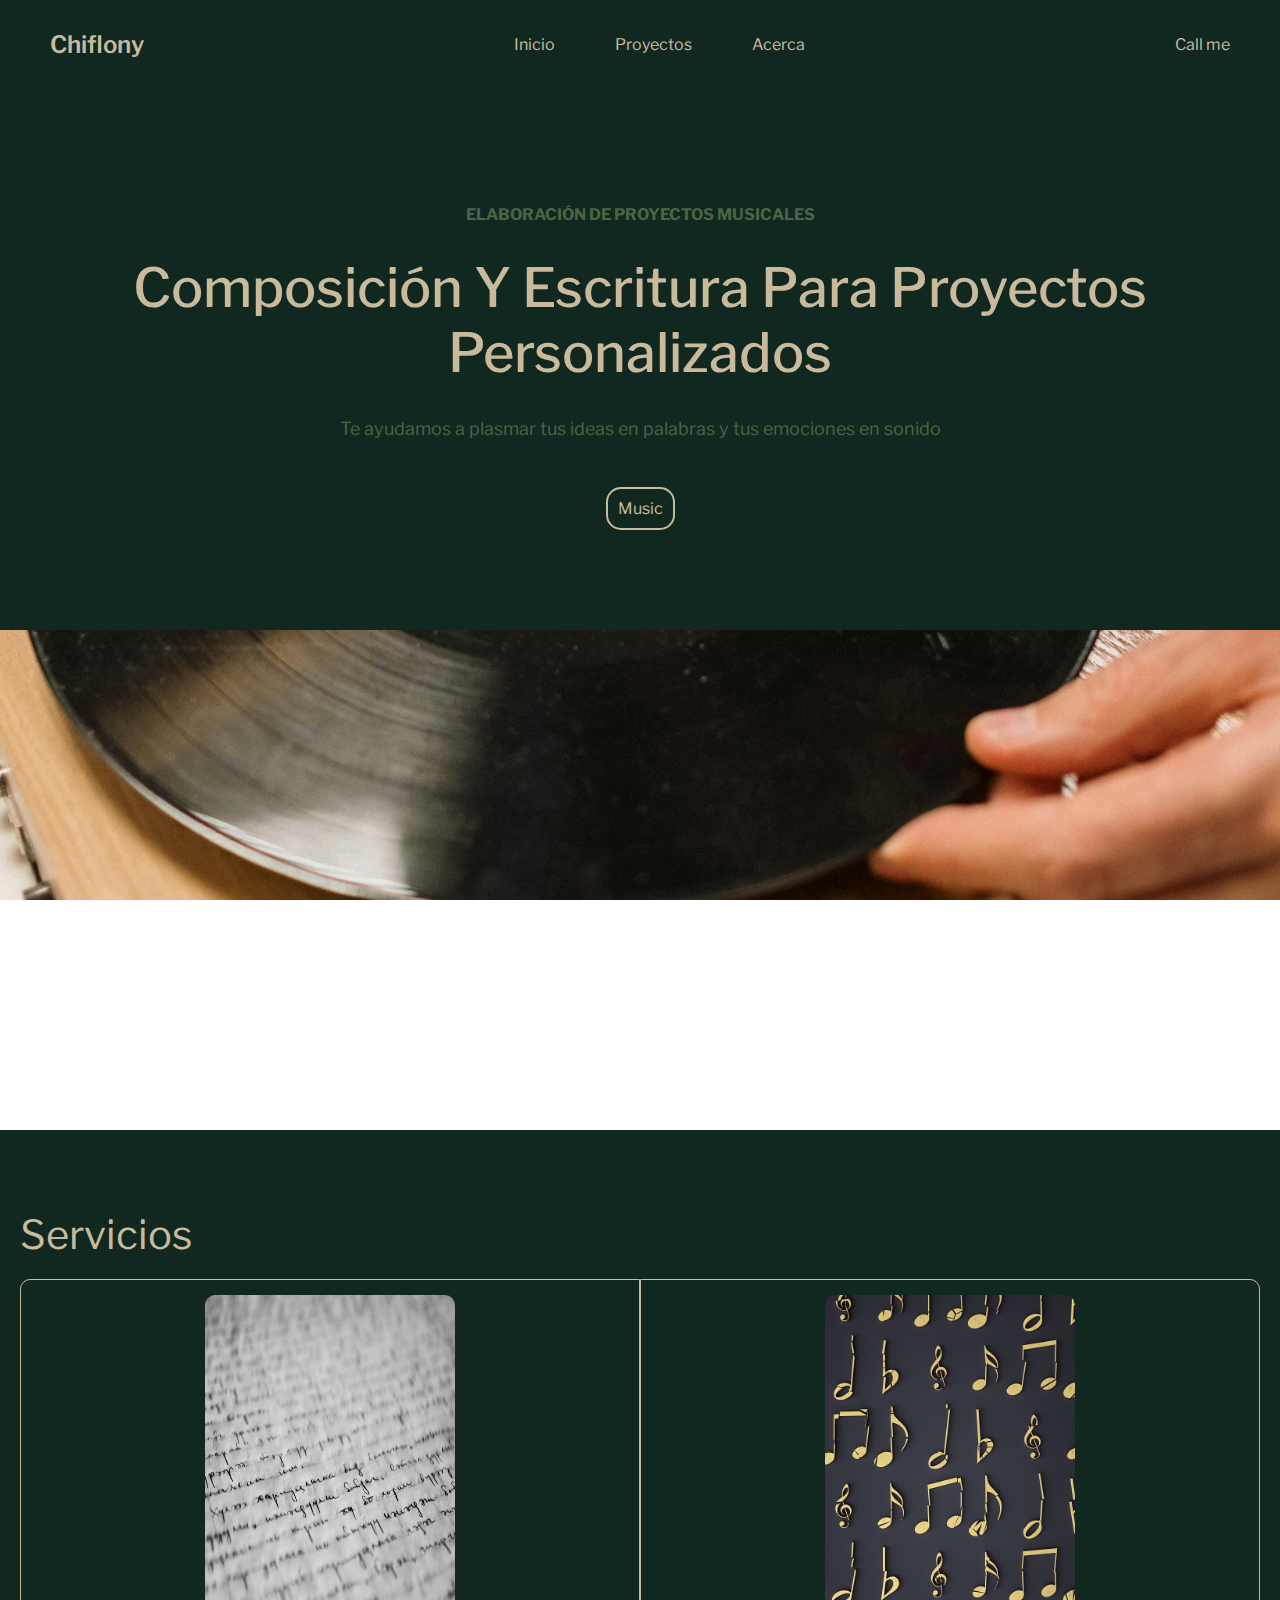
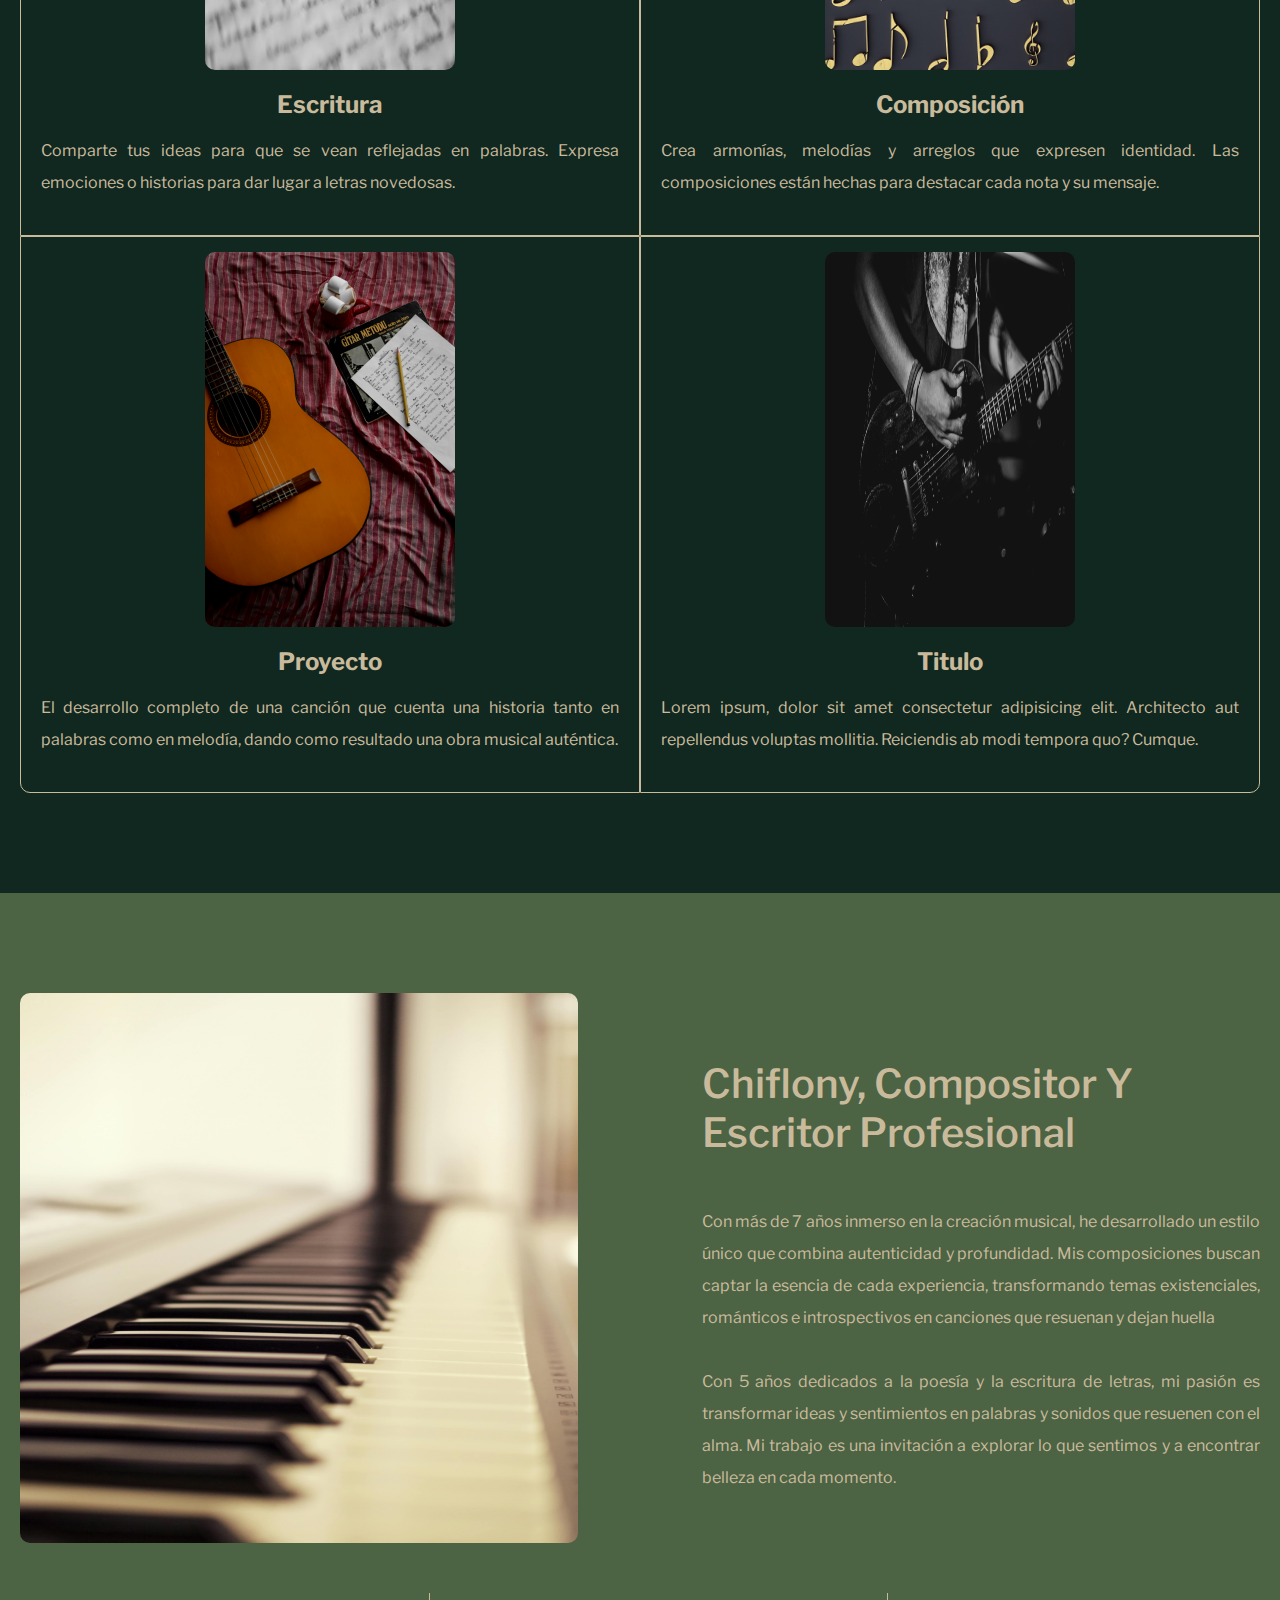
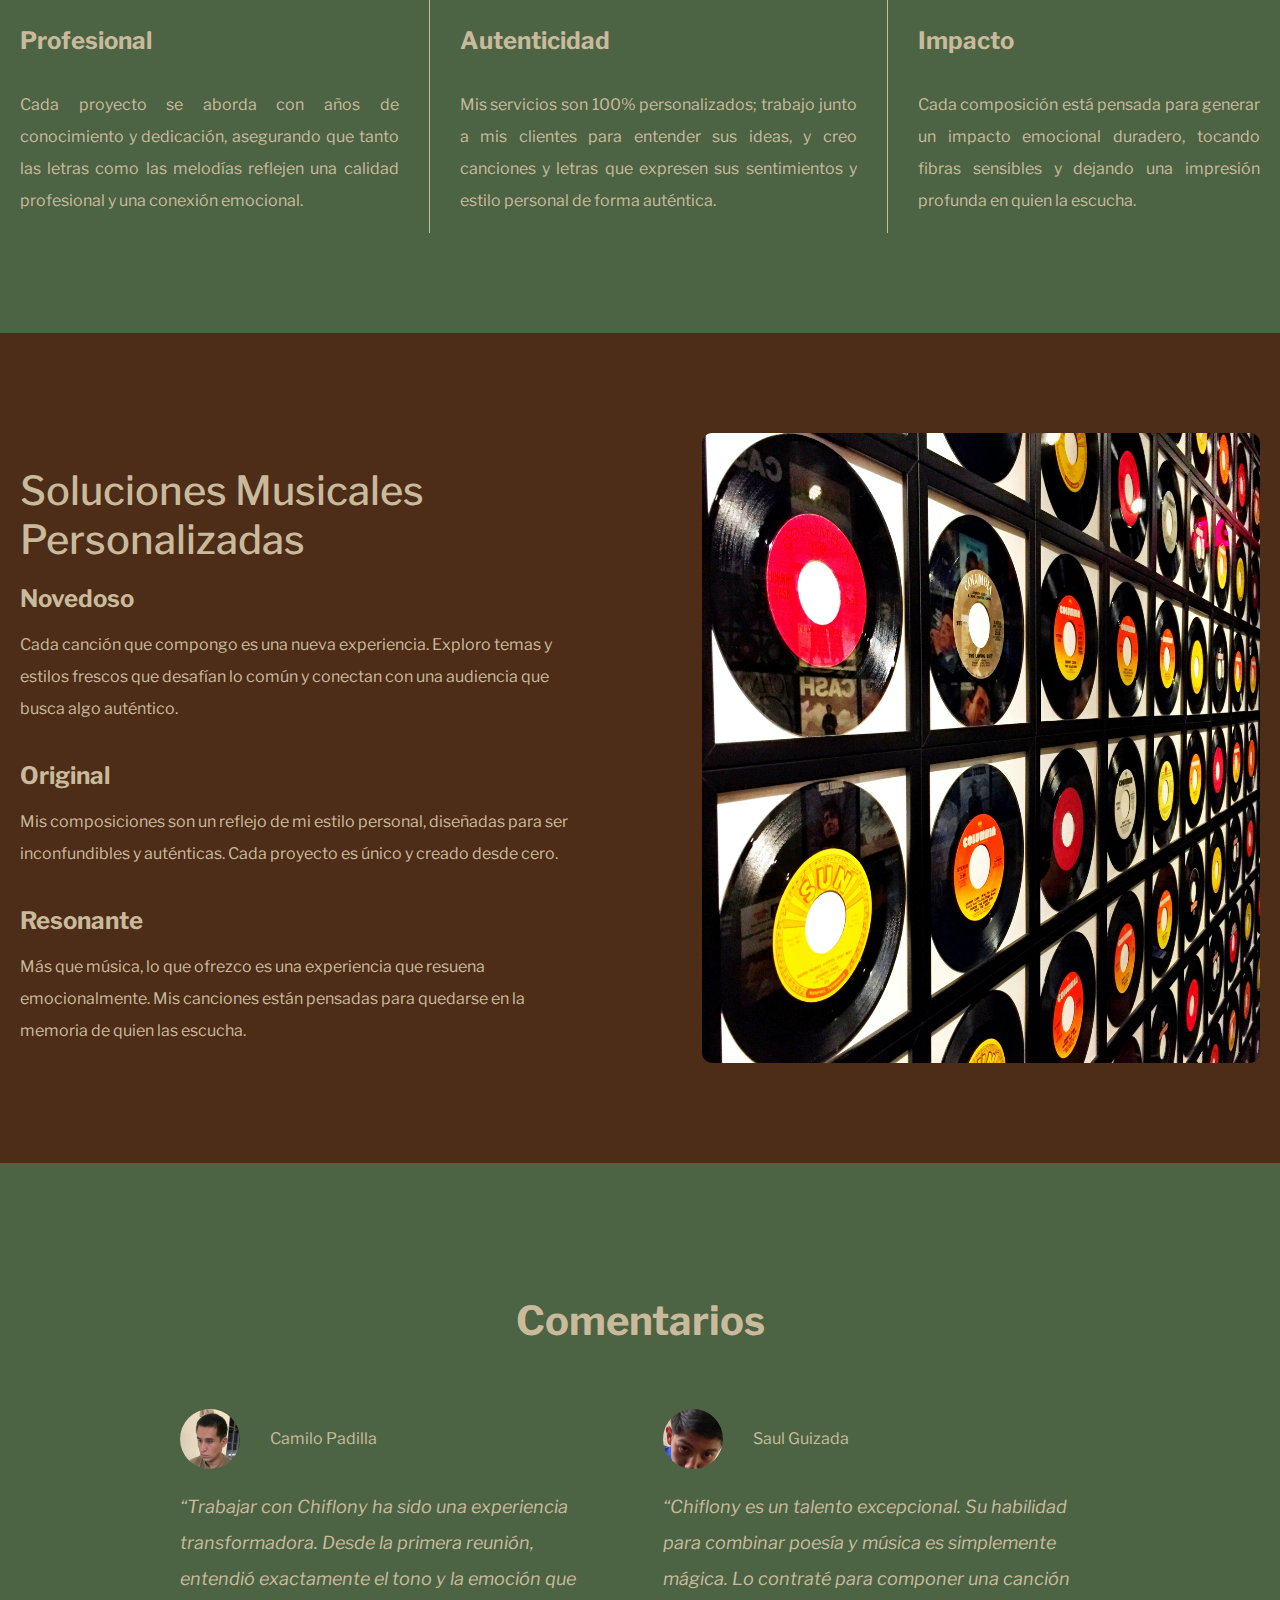
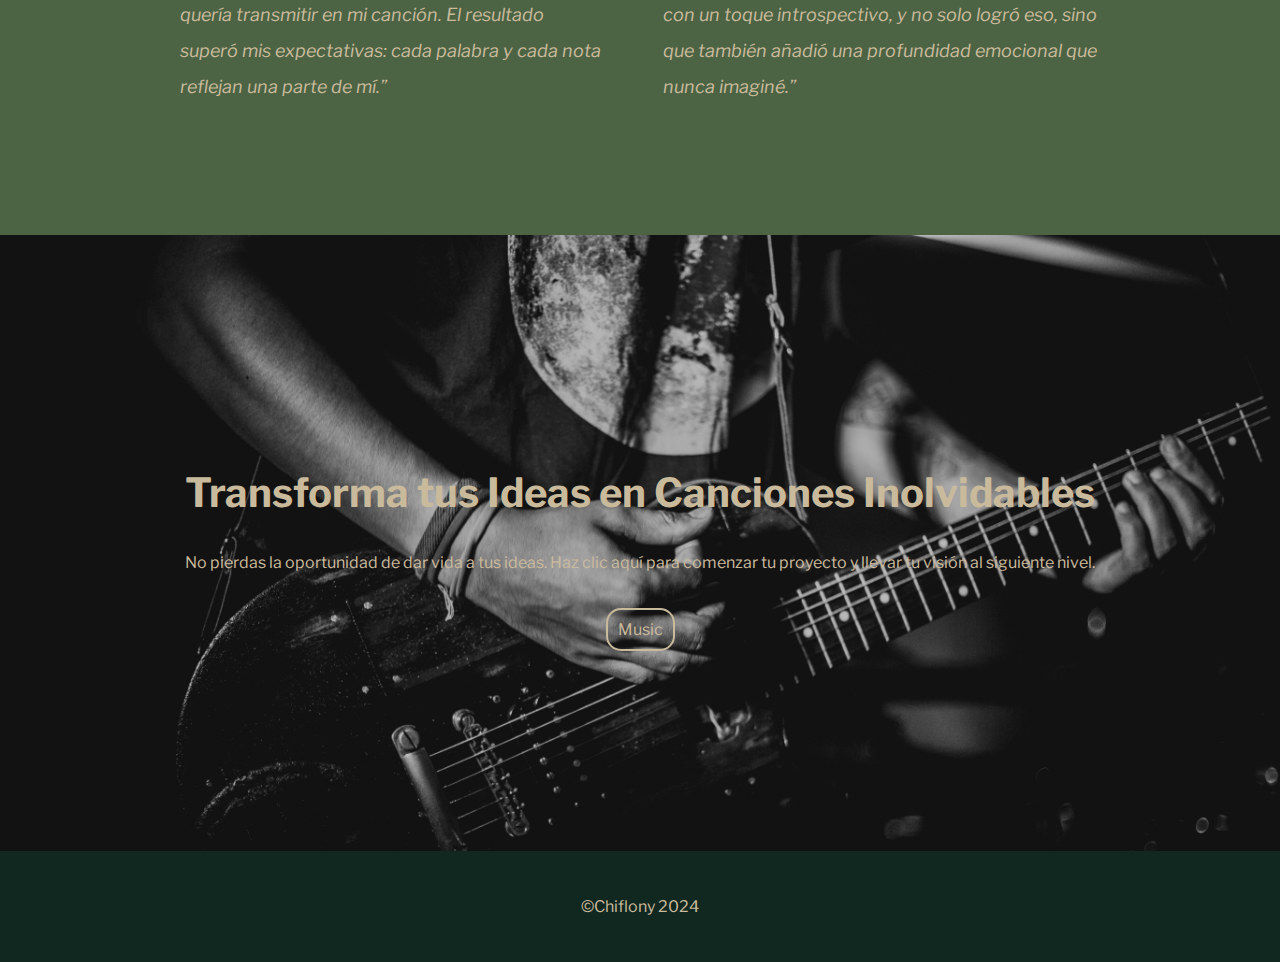
<file: index.html>
<!DOCTYPE html>
<html lang="en">
<head>
    <meta charset="UTF-8">
    <meta name="viewport" content="width=device-width, initial-scale=1.0">
    <title>Chiflony</title>
    <link rel="stylesheet" href="styles.css">
    <link rel="preconnect" href="https://fonts.googleapis.com">
    <link rel="preconnect" href="https://fonts.gstatic.com" crossorigin>
    <link href="https://fonts.googleapis.com/css2?family=Libre+Franklin:ital,wght@0,100..900;1,100..900&display=swap" rel="stylesheet">
</head>
<body>
    <div class="header-bar">
        <div class="logo"><a href="">Chiflony</a></div>
        <nav>
            <ul class="nav-bar">
                <li><a class="link" href="index.html">Inicio</a></li>
                <li><a class="link" href="projects.html">Proyectos</a></li>
                <li><a class="link" href="about.html">Acerca</a></li>
            </ul>
        </nav>
        <div class="contact-button"><a href="">Call me</a></div>
    </div>

    <main>
        <div class="main-header">
            <h3 class="description">ELABORACIÓN DE PROYECTOS MUSICALES</h3>
            <h1>Composición Y Escritura Para Proyectos Personalizados</h1>
            <p class="main-introduction">Te ayudamos a plasmar tus ideas en palabras y tus emociones en sonido</p>
            <a class="music-button" href="">Music</a>
        </div>

        <div class="separator"></div>

        <article class="services">
            <h2 class="services-title">Servicios</h2>
            <div class="services-container">
                <div class="upper">
                    <div class="service-container top-left">
                        <img class="service-image" src="img/writing.jpg" alt="writing">
                        <section class="service">
                            <h3 class="service-title">Escritura</h3>
                            <p class="service-description">Comparte tus ideas para que se vean reflejadas en palabras. Expresa emociones o historias para dar lugar a letras novedosas.</p>
                        </section>
                    </div>
                    <div class="service-container top-right">
                        <img class="service-image" src="img/writing_music.jpg" alt="composing">
                        <section class="service">
                            <h3 class="service-title">Composición</h3>
                            <p class="service-description">Crea armonías, melodías y arreglos que expresen identidad. Las composiciones están hechas para destacar cada nota y su mensaje.</p>
                        </section>
                    </div>
                </div>
                <div class="down">
                    <div class="service-container bottom-left">
                        <img class="service-image" src="img/composing.jpg" alt="writing and composing">
                        <section class="service">
                            <h3 class="service-title">Proyecto</h3>
                            <p class="service-description">El desarrollo completo de una canción que cuenta una historia tanto en palabras como en melodía, dando como resultado una obra musical auténtica.</p>
                        </section>
                    </div>
                    <div class="service-container bottom-right">
                        <img class="service-image" src="img/guitarist.jpg" alt="writing and composing">
                        <section class="service">
                            <h3 class="service-title">Titulo</h3>
                            <p class="service-description">Lorem ipsum, dolor sit amet consectetur adipisicing elit. Architecto aut repellendus voluptas mollitia. Reiciendis ab modi tempora quo? Cumque.</p>
                        </section>
                    </div>
                </div>
            </div>
        </article>

        <article class="who-are-we">
            <section class="who-we-are">
                <img class="piano" src="img/piano.jpg" alt="piano">
                <section class="introduction">
                    <h2 class="introduction-title">Chiflony, Compositor Y Escritor Profesional</h2>
                    <p class="introduction-description">Con más de 7 años inmerso en la creación musical, he desarrollado un estilo único que combina autenticidad y profundidad. Mis composiciones buscan captar la esencia de cada experiencia, transformando temas existenciales, románticos e introspectivos en canciones que resuenan y dejan huella</p>
                    <p class="introduction-description">Con 5 años dedicados a la poesía y la escritura de letras, mi pasión es transformar ideas y sentimientos en palabras y sonidos que resuenen con el alma. Mi trabajo es una invitación a explorar lo que sentimos y a encontrar belleza en cada momento.</p>
                </section>
            </section>
            <section class="benefits">
                <section class="benefit one">
                    <h3 class="benefit-title">Profesional</h3>
                    <p class="benefit-description">Cada proyecto se aborda con años de conocimiento y dedicación, asegurando que tanto las letras como las melodías reflejen una calidad profesional y una conexión emocional.</p>
                </section>
                <section class="benefit two">
                    <h3 class="benefit-title">Autenticidad</h3>
                    <p class="benefit-description">Mis servicios son 100% personalizados; trabajo junto a mis clientes para entender sus ideas, y creo canciones y letras que expresen sus sentimientos y estilo personal de forma auténtica.</p>
                </section>
                <section class="benefit three">
                    <h3 class="benefit-title">Impacto</h3>
                    <p class="benefit-description">Cada composición está pensada para generar un impacto emocional duradero, tocando fibras sensibles y dejando una impresión profunda en quien la escucha.</p>
                </section>
            </section>
        </article>

        <article class="propositions-article">
            <section class="propositions-section">
                <h2 class="propositions-title">Soluciones Musicales Personalizadas</h2>
                <div class="proposition-section">
                    <h3 class="proposition-title">Novedoso</h3>
                    <p class="proposition-description">Cada canción que compongo es una nueva experiencia. Exploro temas y estilos frescos que desafían lo común y conectan con una audiencia que busca algo auténtico.</p> 
                </div>
                <div class="proposition-section">
                    <h3 class="proposition-title">Original</h3>
                    <p class="proposition-description">Mis composiciones son un reflejo de mi estilo personal, diseñadas para ser inconfundibles y auténticas. Cada proyecto es único y creado desde cero.</p>
                 </div>
                 <div class="proposition-section">
                    <h3 class="proposition-title">Resonante</h3>
                    <p class="proposition-description">Más que música, lo que ofrezco es una experiencia que resuena emocionalmente. Mis canciones están pensadas para quedarse en la memoria de quien las escucha.</p>
                 </div>
            </section>
            <img src="img/records_collection.jpg" alt="records collection" class="propositions-image">
        </article>

        <article class="comments-article">
            <h2 class="comments-title">Comentarios</h2>
            <div class="comments">
                <div class="comment-container">
                    <div class="user">
                        <img src="img/user_padilla.png" alt="user_1" class="user-picture">
                        <div class="user-name">Camilo Padilla</div>
                    </div>
                    <q class="comment">Trabajar con Chiflony ha sido una experiencia transformadora. Desde la primera reunión, entendió exactamente el tono y la emoción que quería transmitir en mi canción. El resultado superó mis expectativas: cada palabra y cada nota reflejan una parte de mí.</q>
                </div>
                <div class="comment-container">
                    <div class="user">
                        <img src="img/user_guizada.png" alt="user_2" class="user-picture">
                        <div class="user-name">Saul Guizada</div>
                    </div>
                    <q class="comment">Chiflony es un talento excepcional. Su habilidad para combinar poesía y música es simplemente mágica. Lo contraté para componer una canción con un toque introspectivo, y no solo logró eso, sino que también añadió una profundidad emocional que nunca imaginé.</q>
                </div>
            </div>
        </article>

        <article class="invite-article">
            <h2 class="invite-title">Transforma tus Ideas en Canciones Inolvidables</h2>
            <p class="invite-description">No pierdas la oportunidad de dar vida a tus ideas. Haz clic aquí para comenzar tu proyecto y llevar tu visión al siguiente nivel.</p>
            <a class="music-button" href="">Music</a>   
        </article>
    </main>

    <footer>
        <p class="copyright">©Chiflony 2024</p>
    </footer>
    
</body>
</html>
</file>
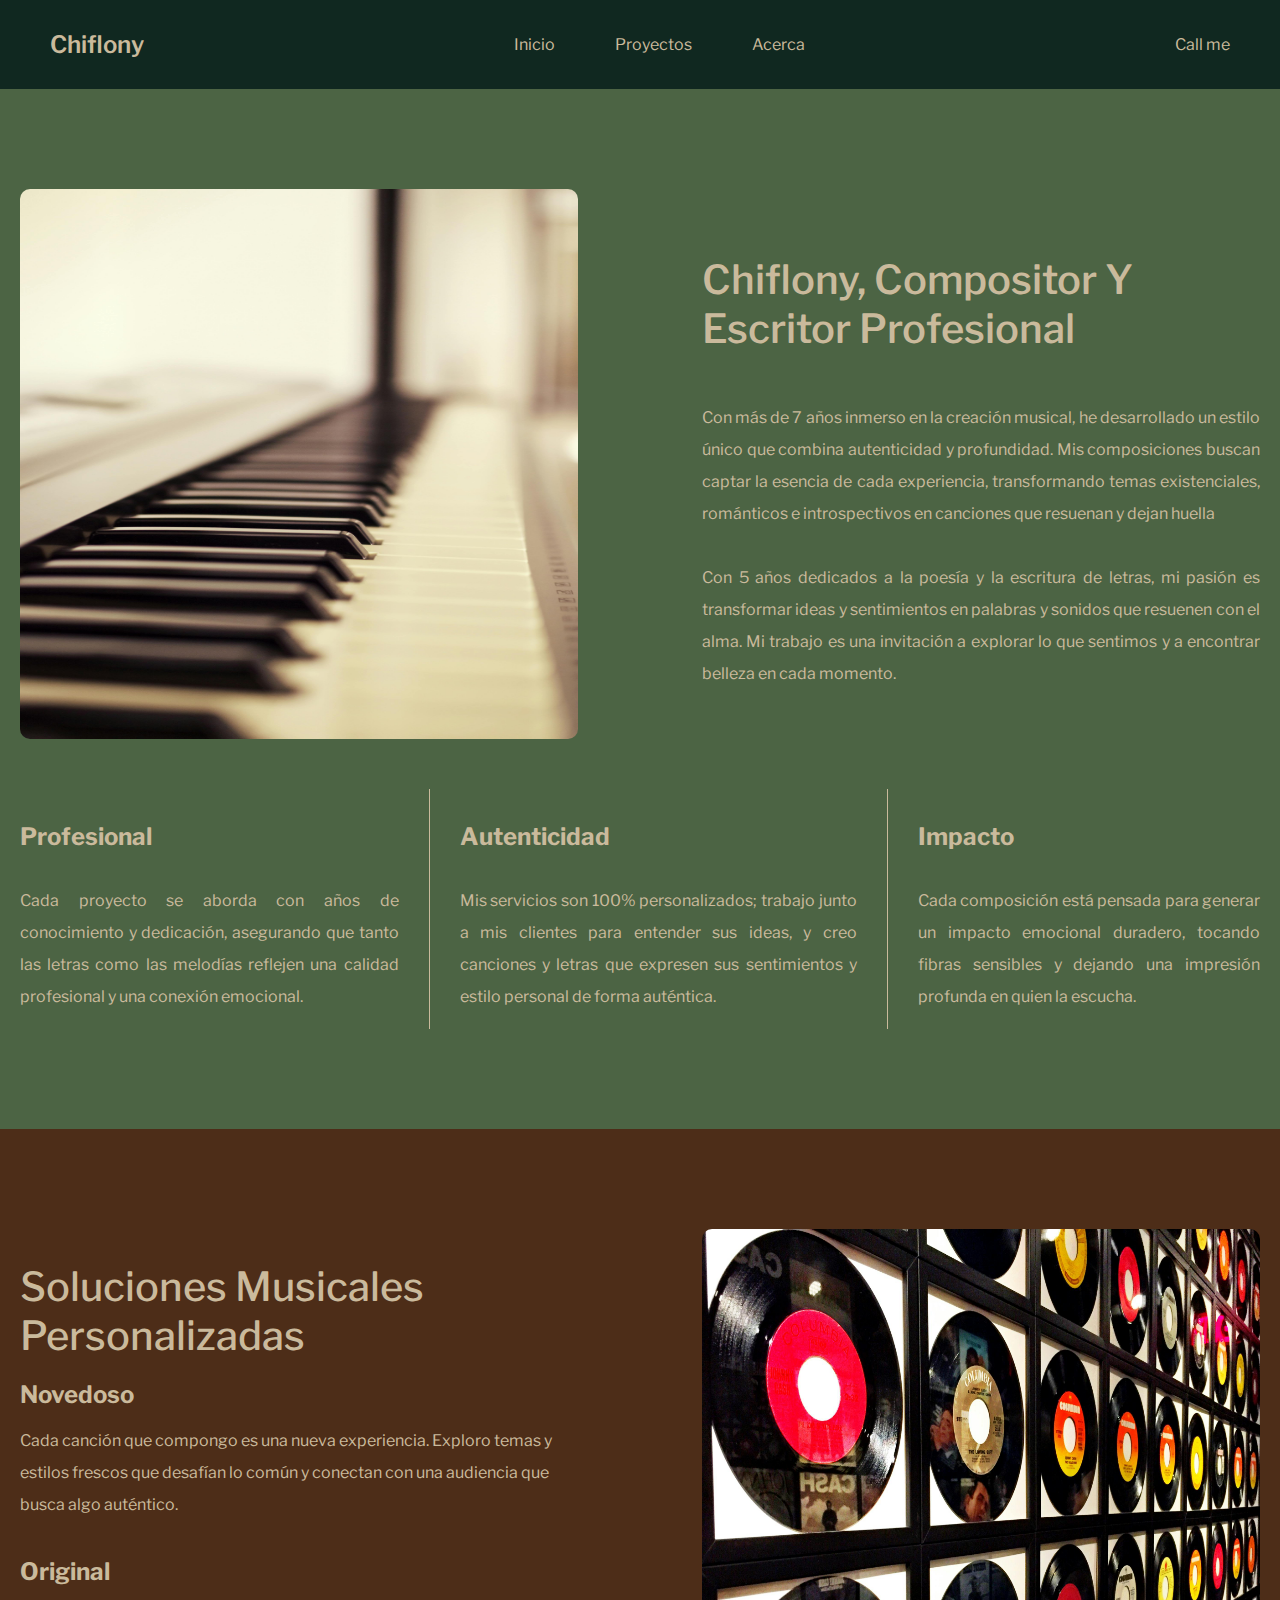
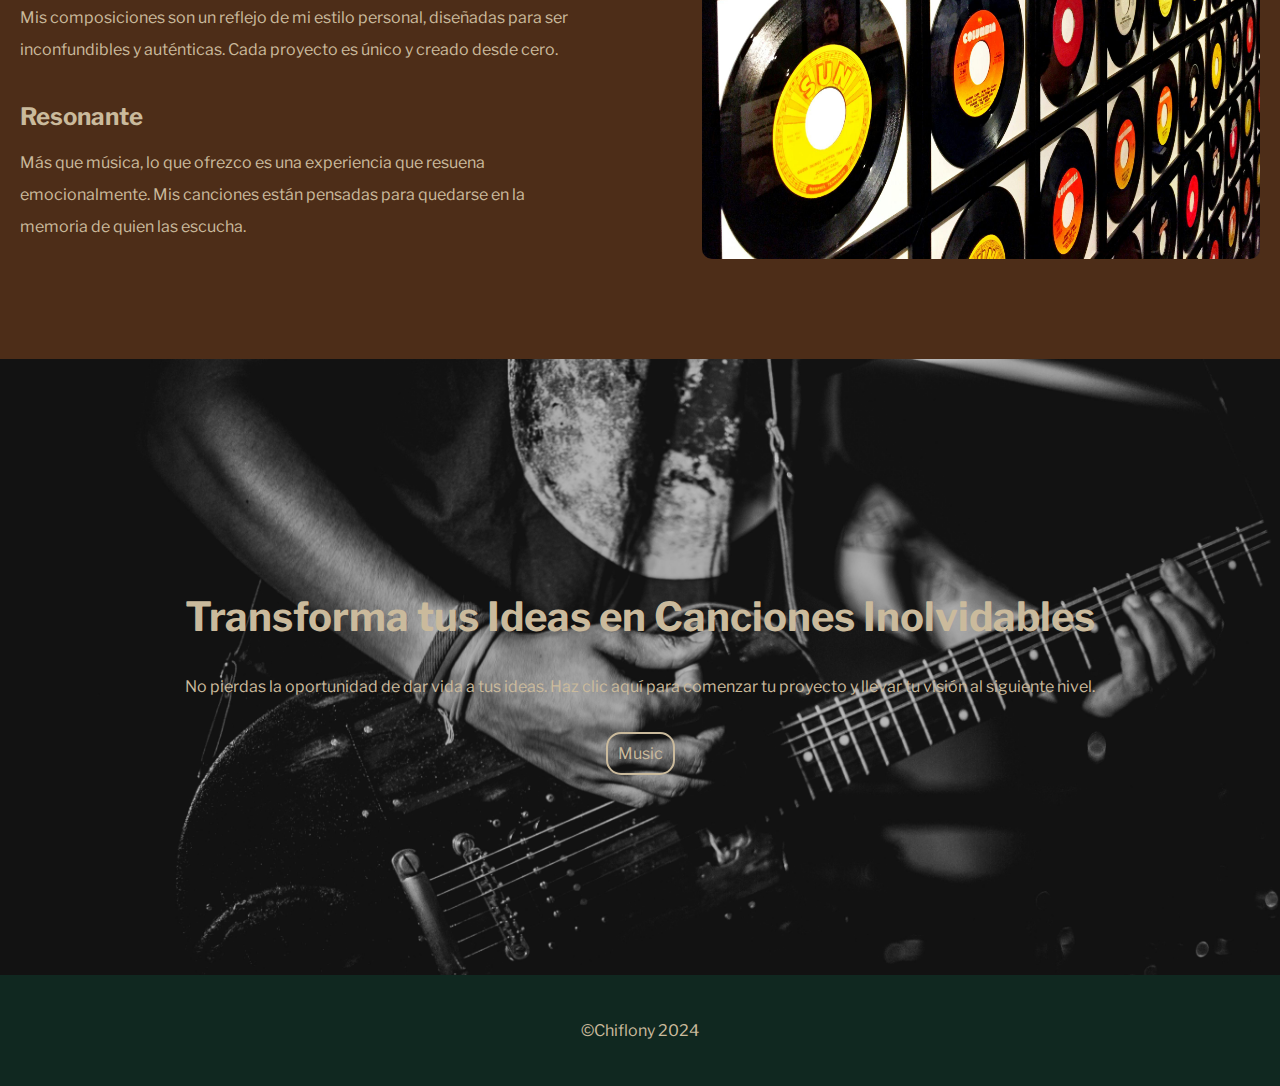
<file: about.html>
<!DOCTYPE html>
<html lang="en">
<head>
    <meta charset="UTF-8">
    <meta name="viewport" content="width=device-width, initial-scale=1.0">
    <title>Chiflony</title>
    <link rel="stylesheet" href="styles.css">
    <link rel="preconnect" href="https://fonts.googleapis.com">
    <link rel="preconnect" href="https://fonts.gstatic.com" crossorigin>
    <link href="https://fonts.googleapis.com/css2?family=Libre+Franklin:ital,wght@0,100..900;1,100..900&display=swap" rel="stylesheet">
</head>
<body>
    <div class="header-bar">
        <div class="logo"><a href="">Chiflony</a></div>
        <nav>
            <ul class="nav-bar">
                <li><a class="link" href="index.html">Inicio</a></li>
                <li><a class="link" href="projects.html">Proyectos</a></li>
                <li><a class="link" href="about.html">Acerca</a></li>
            </ul>
        </nav>
        <div class="contact-button"><a href="">Call me</a></div>
    </div>
    <main>
        <article class="who-are-we">
            <section class="who-we-are">
                <img class="piano" src="img/piano.jpg" alt="piano">
                <section class="introduction">
                    <h2 class="introduction-title">Chiflony, Compositor Y Escritor Profesional</h2>
                    <p class="introduction-description">Con más de 7 años inmerso en la creación musical, he desarrollado un estilo único que combina autenticidad y profundidad. Mis composiciones buscan captar la esencia de cada experiencia, transformando temas existenciales, románticos e introspectivos en canciones que resuenan y dejan huella</p>
                    <p class="introduction-description">Con 5 años dedicados a la poesía y la escritura de letras, mi pasión es transformar ideas y sentimientos en palabras y sonidos que resuenen con el alma. Mi trabajo es una invitación a explorar lo que sentimos y a encontrar belleza en cada momento.</p>
                </section>
            </section>
            <section class="benefits">
                <section class="benefit one">
                    <h3 class="benefit-title">Profesional</h3>
                    <p class="benefit-description">Cada proyecto se aborda con años de conocimiento y dedicación, asegurando que tanto las letras como las melodías reflejen una calidad profesional y una conexión emocional.</p>
                </section>
                <section class="benefit two">
                    <h3 class="benefit-title">Autenticidad</h3>
                    <p class="benefit-description">Mis servicios son 100% personalizados; trabajo junto a mis clientes para entender sus ideas, y creo canciones y letras que expresen sus sentimientos y estilo personal de forma auténtica.</p>
                </section>
                <section class="benefit three">
                    <h3 class="benefit-title">Impacto</h3>
                    <p class="benefit-description">Cada composición está pensada para generar un impacto emocional duradero, tocando fibras sensibles y dejando una impresión profunda en quien la escucha.</p>
                </section>
            </section>
        </article>

        <article class="propositions-article">
            <section class="propositions-section">
                <h2 class="propositions-title">Soluciones Musicales Personalizadas</h2>
                <div class="proposition-section">
                    <h3 class="proposition-title">Novedoso</h3>
                    <p class="proposition-description">Cada canción que compongo es una nueva experiencia. Exploro temas y estilos frescos que desafían lo común y conectan con una audiencia que busca algo auténtico.</p> 
                </div>
                <div class="proposition-section">
                    <h3 class="proposition-title">Original</h3>
                    <p class="proposition-description">Mis composiciones son un reflejo de mi estilo personal, diseñadas para ser inconfundibles y auténticas. Cada proyecto es único y creado desde cero.</p>
                 </div>
                 <div class="proposition-section">
                    <h3 class="proposition-title">Resonante</h3>
                    <p class="proposition-description">Más que música, lo que ofrezco es una experiencia que resuena emocionalmente. Mis canciones están pensadas para quedarse en la memoria de quien las escucha.</p>
                 </div>
            </section>
            <img src="img/records_collection.jpg" alt="records collection" class="propositions-image">
        </article>

        <article class="invite-article">
            <h2 class="invite-title title-h2">Transforma tus Ideas en Canciones Inolvidables</h2>
            <p class="invite-description description-p">No pierdas la oportunidad de dar vida a tus ideas. Haz clic aquí para comenzar tu proyecto y llevar tu visión al siguiente nivel.</p>
            <a class="music-button" href="">Music</a>   
        </article>
    </main>

    <footer>
        <p class="copyright">©Chiflony 2024</p>
    </footer>
</body>
</html>
</file>
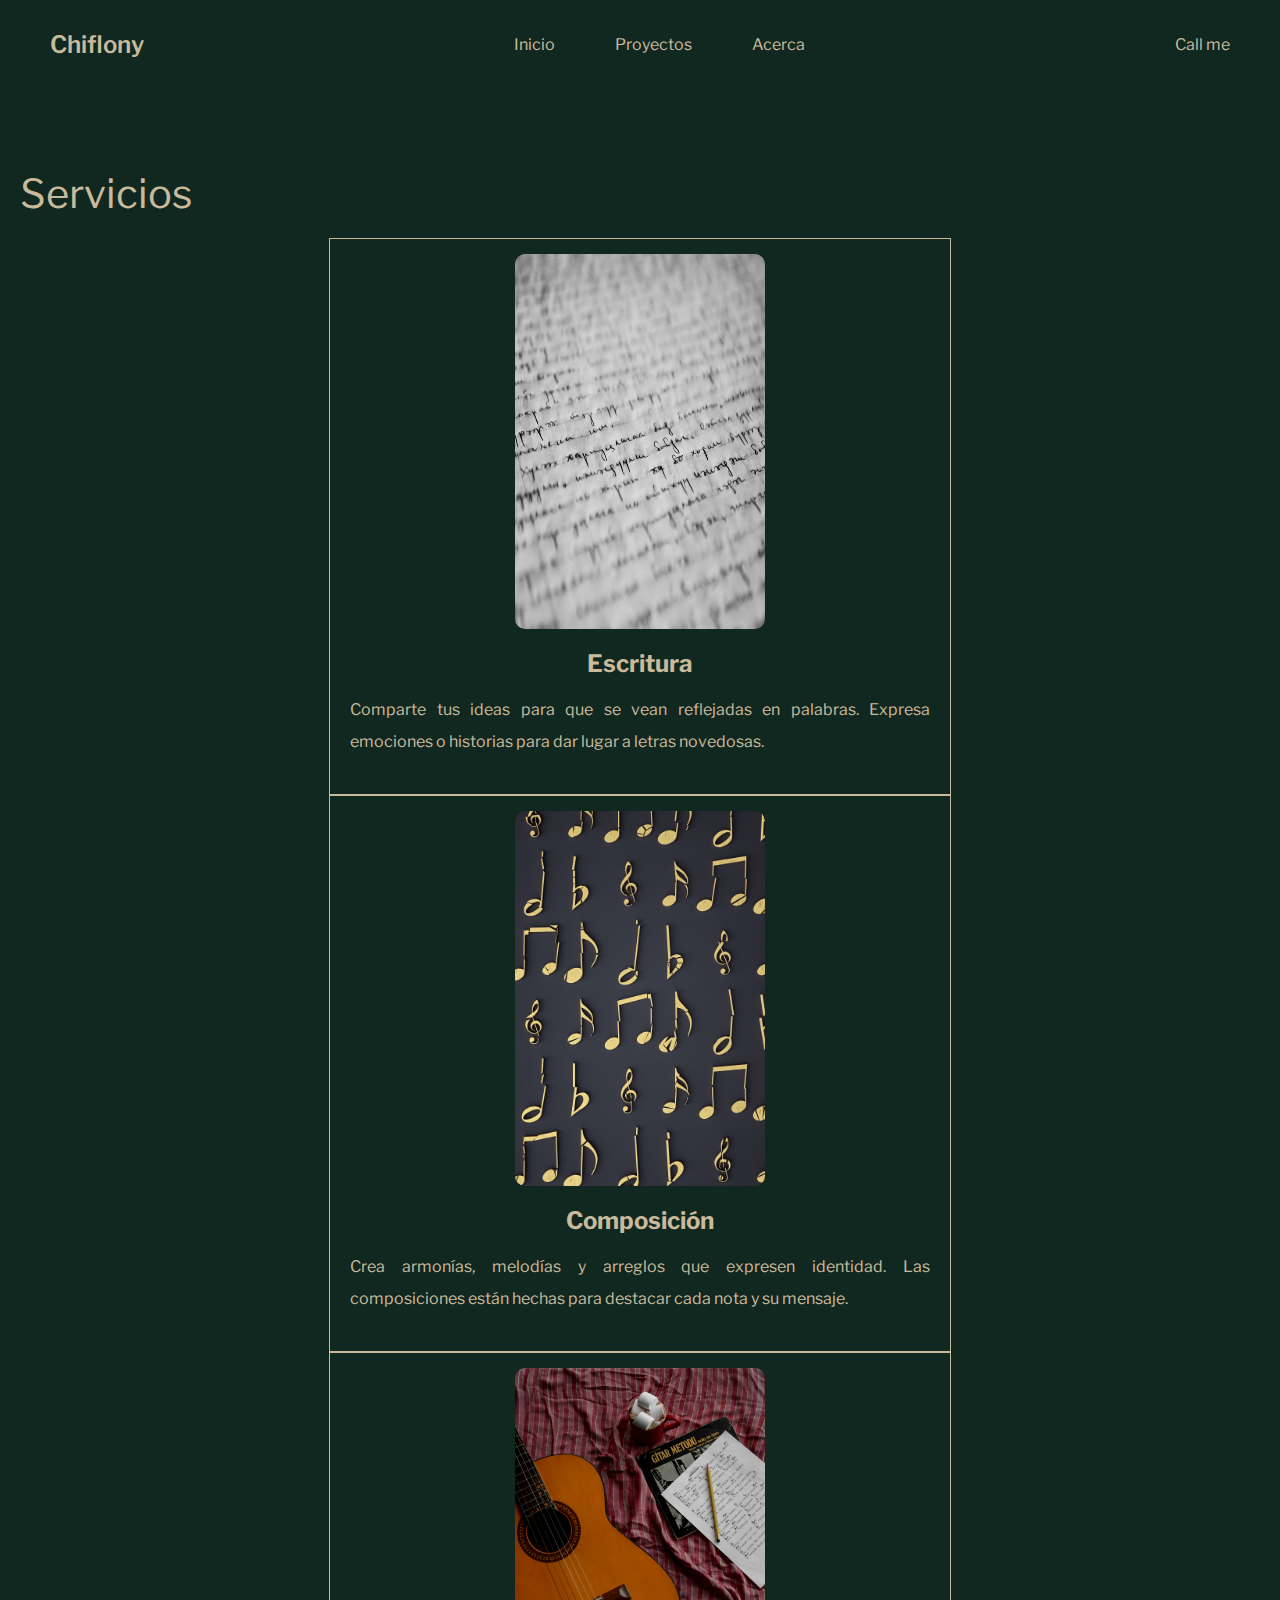
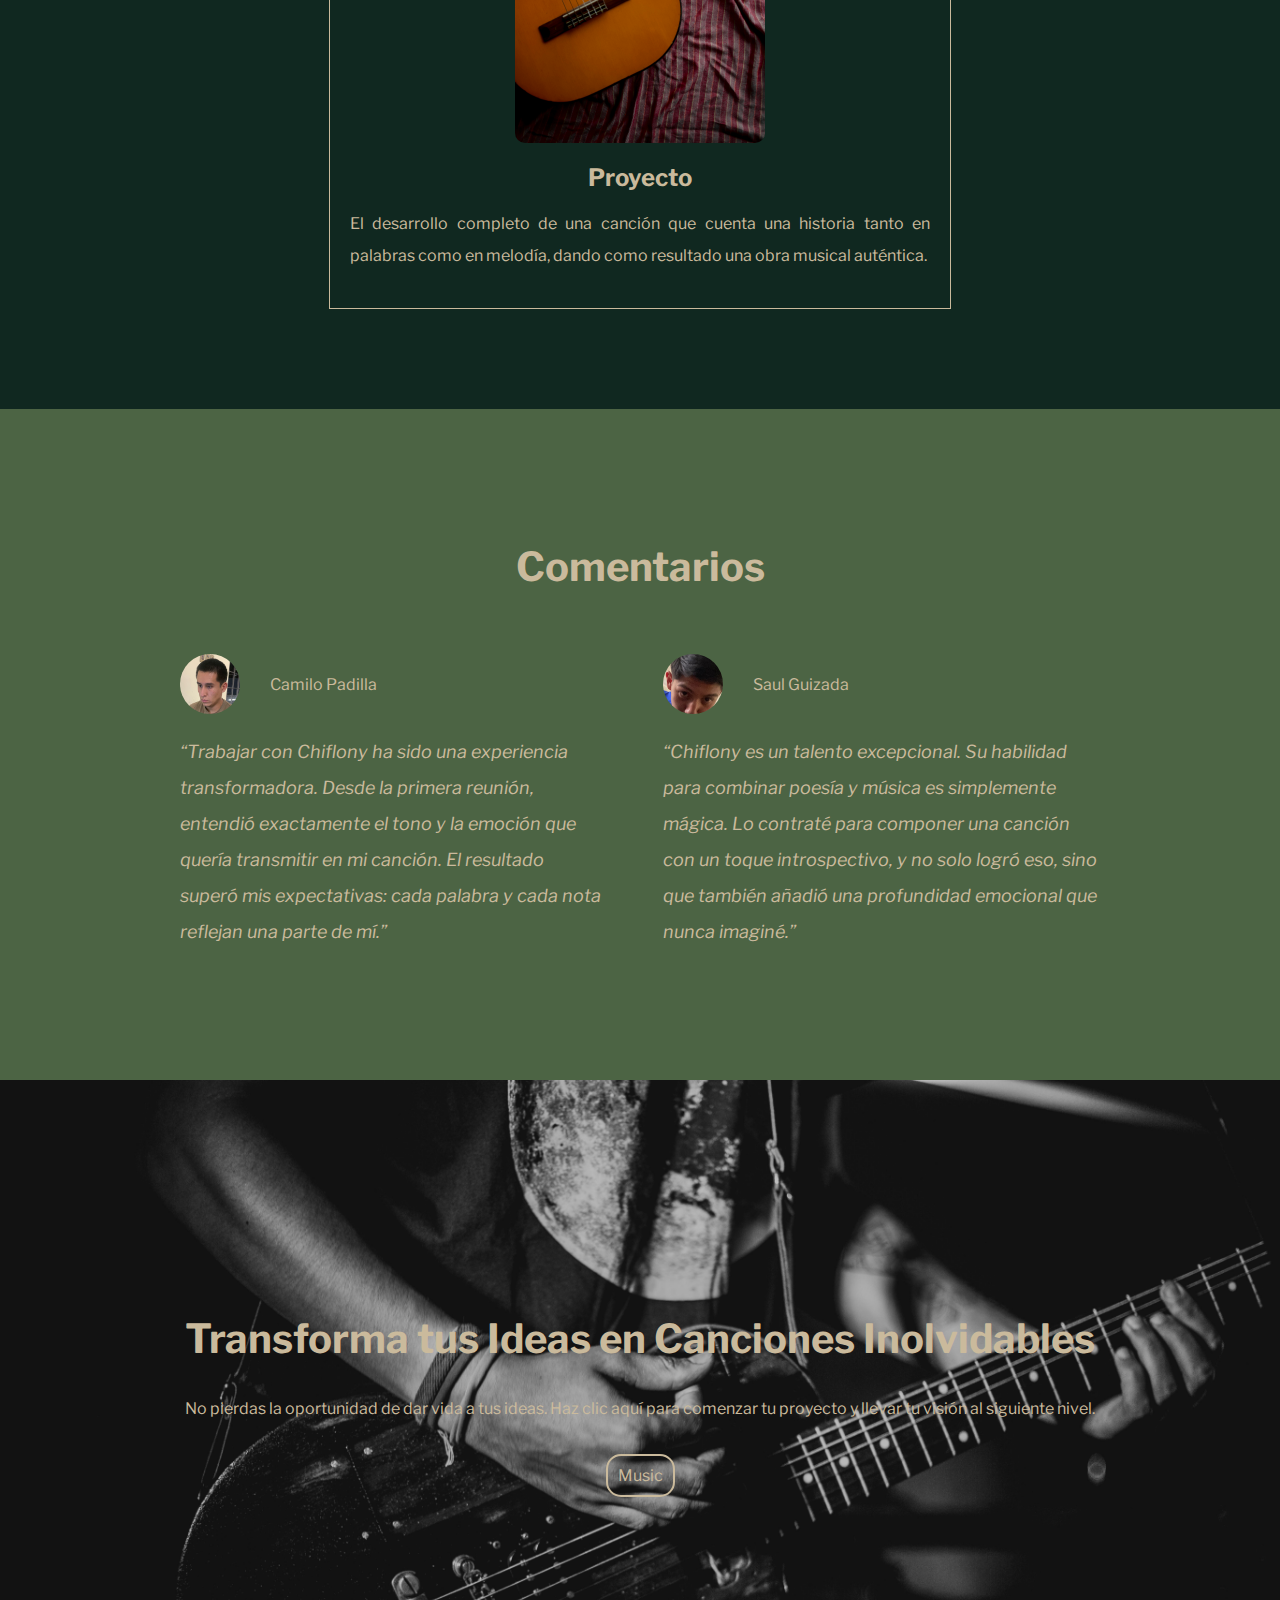
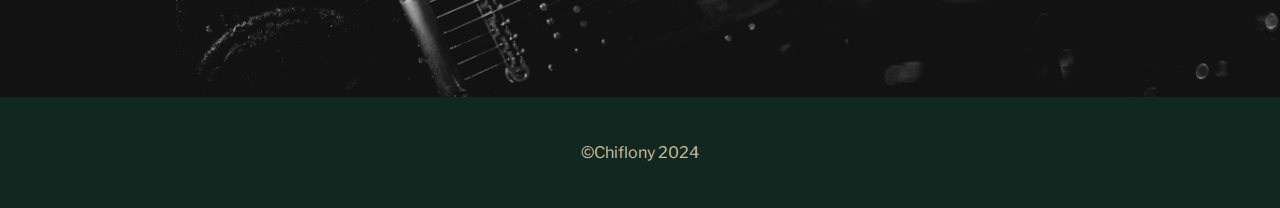
<file: projects.html>
<!DOCTYPE html>
<html lang="en">
<head>
    <meta charset="UTF-8">
    <meta name="viewport" content="width=device-width, initial-scale=1.0">
    <title>Chiflony</title>
    <link rel="stylesheet" href="styles.css">
    <link rel="preconnect" href="https://fonts.googleapis.com">
    <link rel="preconnect" href="https://fonts.gstatic.com" crossorigin>
    <link href="https://fonts.googleapis.com/css2?family=Libre+Franklin:ital,wght@0,100..900;1,100..900&display=swap" rel="stylesheet">
</head>
<body>
    <div class="header-bar">
        <div class="logo"><a href="">Chiflony</a></div>
        <nav>
            <ul class="nav-bar">
                <li><a class="link" href="index.html">Inicio</a></li>
                <li><a class="link" href="projects.html">Proyectos</a></li>
                <li><a class="link" href="about.html">Acerca</a></li>
            </ul>
        </nav>
        <div class="contact-button"><a href="">Call me</a></div>
    </div>
    <main>
        <article class="services">
            <h2 class="services-title">Servicios</h2>
            <div class="services-container">
                <div class="service-container left">
                    <img class="service-image" src="img/writing.jpg" alt="writing">
                    <section class="service">
                        <h3 class="service-title">Escritura</h3>
                        <p class="service-description">Comparte tus ideas para que se vean reflejadas en palabras. Expresa emociones o historias para dar lugar a letras novedosas.</p>
                    </section>
                </div>
                <div class="service-container middle">
                    <img class="service-image" src="img/writing_music.jpg" alt="composing">
                    <section class="service">
                        <h3 class="service-title">Composición</h3>
                        <p class="service-description">Crea armonías, melodías y arreglos que expresen identidad. Las composiciones están hechas para destacar cada nota y su mensaje.</p>
                    </section>
                </div>
                <div class="service-container right">
                    <img class="service-image" src="img/composing.jpg" alt="writing and composing">
                    <section class="service">
                        <h3 class="service-title">Proyecto</h3>
                        <p class="service-description">El desarrollo completo de una canción que cuenta una historia tanto en palabras como en melodía, dando como resultado una obra musical auténtica.</p>
                    </section>
                </div>
            </div>
        </article>

        <article class="comments-article">
            <h2 class="comments-title">Comentarios</h2>
            <div class="comments">
                <div class="comment-container">
                    <div class="user">
                        <img src="img/user_padilla.png" alt="user_1" class="user-picture">
                        <div class="user-name">Camilo Padilla</div>
                    </div>
                    <q class="comment">Trabajar con Chiflony ha sido una experiencia transformadora. Desde la primera reunión, entendió exactamente el tono y la emoción que quería transmitir en mi canción. El resultado superó mis expectativas: cada palabra y cada nota reflejan una parte de mí.</q>
                </div>
                <div class="comment-container">
                    <div class="user">
                        <img src="img/user_guizada.png" alt="user_2" class="user-picture">
                        <div class="user-name">Saul Guizada</div>
                    </div>
                    <q class="comment">Chiflony es un talento excepcional. Su habilidad para combinar poesía y música es simplemente mágica. Lo contraté para componer una canción con un toque introspectivo, y no solo logró eso, sino que también añadió una profundidad emocional que nunca imaginé.</q>
                </div>
            </div>
        </article>

        <article class="invite-article">
            <h2 class="invite-title title-h2">Transforma tus Ideas en Canciones Inolvidables</h2>
            <p class="invite-description description-p">No pierdas la oportunidad de dar vida a tus ideas. Haz clic aquí para comenzar tu proyecto y llevar tu visión al siguiente nivel.</p>
            <a class="music-button" href="">Music</a>   
        </article>
    </main>

    <footer>
        <p class="copyright">©Chiflony 2024</p>
    </footer>
</body>
</html>
</file>
<file: styles.css>
body{
    margin: 0;
    font-family: 'Libre Franklin', sans-serif;
}

ul{
    list-style-type: none;
    padding: 0; 
    margin: 0; 
}

li{
    padding: 0;
    margin: 0;
}

a{
    text-decoration: none;
    color: inherit;
}

.header-bar{
    display: flex;
    justify-content: space-between;
    align-content: center;
    align-items: center;
    padding-top: 30px;
    padding-bottom: 30px;
    padding-right: 50px;
    padding-left: 50px;
    width: auto;
    height: auto;
    color: #CABA9C;
    background-color: #102820;
}

.nav-bar{
    display: flex;
}

.logo{
    font-size: 24px;
    font-weight: 600;
}

.link{
    padding-left: 30px;
    padding-right: 30px;
    font-size: 16px;
}

.main-header{
    display: flex;
    width: auto;
    height: auto;
    flex-direction: column;
    align-items: center;
    padding-left: 100px;
    padding-right: 100px;
    padding-top: 100px;
    padding-bottom: 100px;
    background-color: #102820;
}

.description{
    font-weight: 300px;
    font-size: 16px;
    color: #4C6444;
    text-align: center;
}

h1{
    margin: 15px;
    font-size: 54px;
    font-weight: 500;
    color: #CABA9C;
    text-align: center;
}

.main-introduction{
    font-size: 18px;
    color: #4C6444;
    padding-bottom: 30px;
    text-align: center;
}

.music-button{
    padding: 10px;
    border-top-left-radius: 15px;
    border-top-right-radius: 15px;
    border-bottom-left-radius: 15px;
    border-bottom-right-radius: 15px;
    border: solid, 2px;
    color: #CABA9C;
    border-color: #CABA9C;
}

.separator{
    height: 500px;
    background-size: cover;
    background-attachment: fixed;
    background-position:center;
    background-image: url('img/vynil_record.jpg');
}

.services{
    padding-right: 150px;
    padding-left: 150px;
    padding-top: 80px;
    padding-bottom: 100px;
    background-color: #102820;
    
}

.services-title{
    font-size: 40px;
    font-weight: 400;
    color: #CABA9C;
    margin: 0px;
    padding-top: 0px;
    padding-bottom: 20px;
}

.services-container{
    display: flex;
    flex-direction: column;
    align-items: center;
    height: auto;
    width: 1219px;
}

.service-container{
    display: flex;
    width: 50%;
    flex-direction: column;
    align-items: center;
    border: solid, 1px;
    border-color: #CABA9C;
}

.upper{
    display: flex;
    border-top-left-radius: 10px;
    border-top-right-radius: 10px;
    
}

.down{
    display: flex;
    border-bottom-left-radius: 10px;
    border-bottom-right-radius: 10px;
}

.top-right{
    border-top-right-radius: 10px;
}

.top-left{
    border-top-left-radius: 10px;
}

.bottom-right{
    border-bottom-right-radius: 10px;
}

.bottom-left{
    border-bottom-left-radius: 10px;
}

.service-image{
    border-top-left-radius: 10px;
    border-bottom-left-radius: 10px;
    border-top-right-radius: 10px;
    border-bottom-right-radius: 10px;
    margin-top: 15px;
    margin-left: 15px;
    margin-right: 15px;
    height: 375px;
    width: 250px;
}

.service{
    padding: 20px;
    height: auto;
    display: flex;
    flex-direction: column;
    align-items: center;
}

.service-title{
    font-size: 24px;
    color: #CABA9C;
    padding: 0px;
    margin:0px;
}

.service-description{
    font-size: 16px;
    color: #CABA9C; 
    line-height: 2;
    text-align: justify;
}

.who-are-we{
    height: auto;
    width: auto;
    background-color: #4C6444;
    display: flex;
    flex-direction: column;
    padding-top: 100px;
    padding-left: 150px;
    padding-right: 150px;
    padding-bottom: 100px;
}


.who-we-are{
    width: 1219px;
    display: flex;
    justify-content: space-between;
    align-items: center;
}

.piano{
    height: 550px;
    width: 45%;
    border-top-left-radius: 10px;
    border-bottom-left-radius: 10px;
    border-top-right-radius: 10px;
    border-bottom-right-radius: 10px;
}

.introduction{
    display: flex;
    width: 45%;
    flex-direction: column;
    align-items: center;
    justify-content: center;
    color: #CABA9C;
}

.introduction-title{
    font-size: 40px;
    font-weight: 550;
}

.introduction-description{
    font-size: 16px;
    line-height: 2;
    text-align: justify;
}

.benefits{
    width: 1219px;
    display: flex;
    padding-top: 50px;
    color: #CABA9C
}

.benefit{
    text-align: justify;
    line-height: 2;
}

.benefit-title{
    font-size: 24px;
}

.one{
    padding-right: 30px;
}

.two{
    padding-left: 30px;
    padding-right: 30px;
    border-right: solid;
    border-left: solid;
    border-width: 1px
}

.three{
    padding-left: 30px;
}

.propositions-article{
    background-color: #4D2D18;
    display: flex;
    justify-content: space-between;
    width: auto;
    height: auto;
    padding-top: 100px;
    padding-right: 150px;
    padding-left: 150px;
    padding-bottom: 100px;
    color: #CABA9C;
}

.propositions-image{
    width: 45%;
    border-top-left-radius: 10px;
    border-bottom-left-radius: 10px;
    border-top-right-radius: 10px;
    border-bottom-right-radius: 10px;
}

.propositions-section{
    display: flex;
    flex-direction: column;
    width: 45%;
    
}

.propositions-title{
    font-size: 40px;
    font-weight: 500;
    margin-bottom: 0px;
}

.proposition-section{
    display: flex;
    flex-direction: column;
}

.proposition-title{
    font-size: 24px;
    margin-top: 20px;
    margin-bottom: 0px;
}

.proposition-description{
    font-size: 16px;
    line-height: 2;
    
}

.comments-article{
    background-color: #4C6444;
    display: flex;
    flex-direction: column;
    align-items: center;
    justify-content: space-between;
    width: auto;
    height: auto;
    padding-top: 100px;
    padding-right: 150px;
    padding-left: 150px;
    padding-bottom: 100px;
    color: #CABA9C;
}

.comments-title{
    font-size: 40px;
}

.comments{
    display: flex;
    justify-content: space-between;
}

.comment-container{
    display: flex;
    flex-direction: column;
    padding: 30px
}

.user{
    display:flex;
    align-items: center;
}

.user-picture{
    height: 60px;
    width: 60px;
    border-radius: 50%;
}

.user-name{
    font-size: 16px;
    padding-left: 30px;
}

.comment{
    padding-top: 20px;
    line-height: 2;
    font-size: 18px;
    margin: 0;
    font-style: italic;
}

.invite-article{
    display: flex;
    flex-direction: column;
    align-items: center;
    padding-top: 200px;
    padding-right: 150px;
    padding-left: 150px;
    padding-bottom: 200px;
    width: auto;
    height: auto;
    background-image: url('img/guitarist.jpg');
    background-size: cover;
    color: #CABA9C;

}

.invite-title{
    font-size: 40px;
    text-align: center;
    margin-bottom: 20px;
}

.invite-description{
    font-size: 16px;
    padding-bottom: 20px;
    text-align: center;
}

footer{
    align-items: center;
    justify-items: center;
    padding-top: 30px;
    padding-bottom: 30px;
    width: auto;
    height: auto;
    background-color: #102820;
    color: #CABA9C;
    font-size: 16px;
}

/* para los contenedores principales al abrir el inspector*/
@media screen and (max-width: 1290px){
    .services{
        padding-left: 20px;
        padding-right: 20px;
    }
    .services-container{
        width:auto;
    }
    .who-are-we{
        padding-left: 20px;
        padding-right: 20px;
    }
    .who-we-are{
        width: auto;
    }
    .benefits{
        width: auto;
    }
    .propositions-article{
        padding-left: 20px;
        padding-right: 20px;
    }
}

/* para los comentarios */
@media screen and (max-width: 1000px){
    .comments-article{
        padding-left: 50px;
        padding-right: 50px;
    }
}

/* para cambiar los contenedores a columnas */
@media screen and (max-width: 910px){
    .main-header{
        padding-left: 20px;
        padding-right: 20px;
        padding-top: 50px;
        padding-bottom: 50px;
        align-items: center;
    }

    .description{
        font-size: 12px;
    }

    h1{
        font-size: 40px;
    }

    .main-introduction{
        font-size: 14px;
    }

    .separator{
        height: 150px;
    }
    .services-title{
        text-align: center;
    }
    .services-container{
        flex-direction: column;
    }
    .service-container{
        border: none;
    }
    .upper,.down{
        flex-direction: column;
        align-items: center;
    }
    .service-image{
        height: 425px;
        width: 300px;;
    }
    .who-are-we{
        padding-left: 20px;
        padding-right: 20px;
    }
    .who-we-are{
        flex-direction: column-reverse;
        justify-content: center;
        align-items: center;
    }
    .piano{
        height: 450px;
        width: 325px;
    }
    .introduction-title{
        text-align: center;
    }
    .introduction{
        width: auto;
    }
    .benefits{
        flex-direction: column;
        padding-top: 20px;
    }
    .benefit-title{
        text-align: center;
    }
    .benefit{
        padding: 0px;
    }
    .two{
        border: none;
    }
    .propositions-image{
        height: 450px;
        width: 325px;
    }
    .propositions-article{
        flex-direction: column-reverse;
        align-items: center;
    }
    .propositions-section{
        width: auto;
    }
    .propositions-title{
        text-align: center;
    }
    .proposition-title{
        text-align: center;
    }
    .comments{
        flex-direction: column;
    }
    .comment-container{
        align-items: center;
    }
    .invite-article{
        padding-left: 20px;
        padding-right: 20px;
        padding-top: 50px;
        padding-bottom: 50px;
    }
    .invite-title{
        font-size: 30px;
    }
    .invite-description{
        font-size: 14px;
    }
}

/* para el menú de navegación */
@media screen and (max-width: 760px){
    .logo{
        font-size: 20px;
    }
    .header-bar{
        padding-left: 10px;
        padding-right: 10px;
        padding-top: 10px;
        padding-bottom: 10px;
    }
    .link{
        font-size: 14px;
        padding-left: 5px;
        padding-right: 5px;
    }
    .contact-button{
        display: none;
    }

}
</file>
